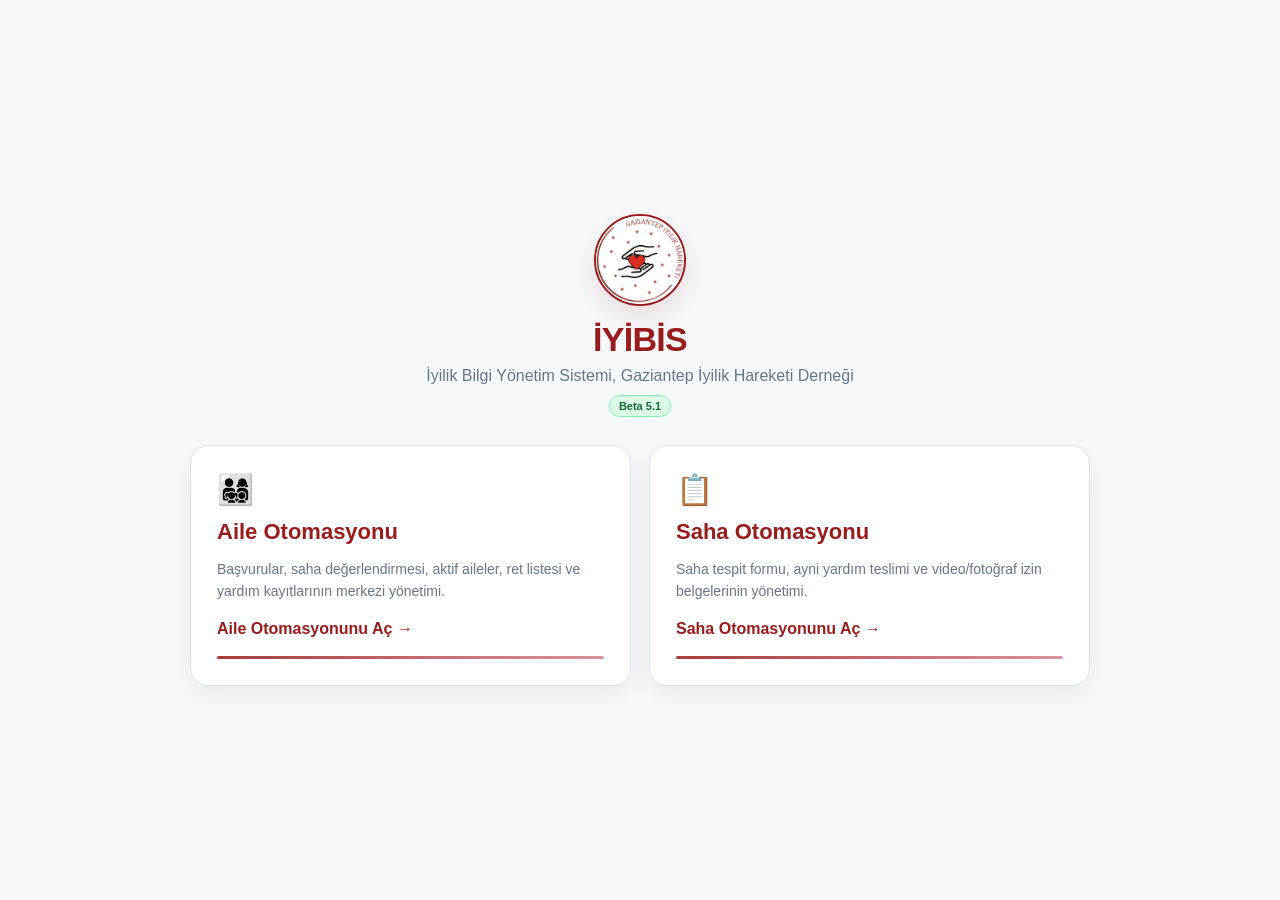
<file: index.html>
<!doctype html>
<html lang="tr"><head><base target="_top"><meta charset="utf-8"><meta name="viewport" content="width=device-width,initial-scale=1">
<title>İYİBİS - Gaziantep İyilik Hareketi Derneği</title><style>
*{box-sizing:border-box}body{margin:0;min-height:100vh;font-family:-apple-system,BlinkMacSystemFont,"Segoe UI",Roboto,Arial,sans-serif;background:#0f172a;color:#fff;display:flex;align-items:center;justify-content:center;padding:24px}
.wrap{width:100%;max-width:920px}.brand{text-align:center;margin-bottom:32px}.logo{width:92px;height:92px;margin:0 auto 14px;border-radius:50%;overflow:hidden;background:#fff;border:2px solid #8b1d24;box-shadow:0 8px 26px rgba(139,29,36,.18);display:flex;align-items:center;justify-content:center}.logo img{width:100%;height:100%;object-fit:cover}
h1{font-size:34px;margin:0}.sub{color:#94a3b8;margin-top:8px}.beta{display:inline-block;margin-top:10px;padding:4px 9px;border-radius:999px;background:#f59e0b22;border:1px solid #fbbf2455;color:#fcd34d;font-size:11px;font-weight:800}
.grid{display:grid;grid-template-columns:repeat(2,minmax(0,1fr));gap:18px}.card{display:block;text-decoration:none;color:#fff;background:#ffffff0b;border:1px solid #334155;border-radius:18px;padding:26px;transition:.2s}.card:hover{background:#ffffff12;transform:translateY(-2px)}
.card h2{font-size:22px;margin:12px 0 8px}.card p{font-size:14px;color:#94a3b8;line-height:1.55}.go{margin-top:18px;font-weight:800}.family .go{color:#34d399}.field .go{color:#fbbf24}
@media(max-width:680px){.grid{grid-template-columns:1fr}h1{font-size:27px}}</style>

<script>window.IYIBIS_WEB_BUILD="BETA 5.1";</script>

<script>window.IYIBIS_WEB_BUILD="BETA 5.1";</script>
  <script src="config-beta42.js"></script>
  <script src="api-client-beta42.js"></script>
  <link rel="icon" type="image/png" href="favicon.png">

<style id="iyibis-brand-theme-v42">
:root{
  --iyibis-red:#991b1b;
  --iyibis-red-dark:#7f1d1d;
  --iyibis-red-2:#b4232d;
  --iyibis-bg:#f6f9fb;
  --iyibis-surface:#ffffff;
  --iyibis-border:#dce3eb;
  --iyibis-text:#1e293b;
  --iyibis-muted:#64748b;
}
body{
  background:var(--iyibis-bg)!important;
  color:var(--iyibis-text)!important;
}
.wrap{max-width:900px!important}
.brand{margin-bottom:28px!important}
.logo{
  border-color:var(--iyibis-red)!important;
  box-shadow:0 10px 28px rgba(153,27,27,.14)!important;
}
h1{color:var(--iyibis-red)!important;font-weight:850!important;letter-spacing:-.02em}
.sub{color:var(--iyibis-muted)!important}
.beta{
  background:#fff1f2!important;
  border:1px solid #fecdd3!important;
  color:var(--iyibis-red)!important;
  box-shadow:none!important;
}
.card{
  color:var(--iyibis-text)!important;
  background:rgba(255,255,255,.96)!important;
  border:1px solid var(--iyibis-border)!important;
  box-shadow:0 10px 28px rgba(15,23,42,.06)!important;
}
.card:hover{
  background:#fff!important;
  border-color:#d7a1a6!important;
  box-shadow:0 14px 34px rgba(153,27,27,.10)!important;
}
.card h2{color:var(--iyibis-red)!important}
.card p{color:var(--iyibis-muted)!important}
.family .go,.field .go{color:var(--iyibis-red)!important}
.card::after{
  content:"";
  display:block;
  height:3px;
  margin-top:18px;
  border-radius:999px;
  background:linear-gradient(90deg,var(--iyibis-red),#d37f8a);
  opacity:.85;
}
@media(max-width:680px){
  body{padding:18px!important}
  .card{padding:22px!important}
}
</style>

<style id="iyibis-flat-dark-mode-v42">
/* BETA 4.2 — Koyu modda beyazdan siyaha gradient yok.
   Sayfa zemini tek, düz koyu yüzey olarak sabitlenir. */
@media (prefers-color-scheme: dark) {
  html {
    background: #101214 !important;
    background-image: none !important;
    color-scheme: dark;
  }

  body {
    background: #101214 !important;
    background-color: #101214 !important;
    background-image: none !important;
  }
}
</style>

<style id="iyibis-index-dark-surfaces-v42">
@media (prefers-color-scheme: dark) {
  body { color:#e5e7eb !important; }
  .card {
    background:#17191b !important;
    border-color:#30363d !important;
    color:#e5e7eb !important;
    box-shadow:0 10px 28px rgba(0,0,0,.22) !important;
  }
  .card:hover {
    background:#1b1e21 !important;
    border-color:#7f3037 !important;
  }
  .card p, .sub { color:#b7ada3 !important; }
  h1, .card h2, .family .go, .field .go { color:#f36b6f !important; }
  .beta {
    background:#5b080c !important;
    color:#ff9b9f !important;
    border-color:#8b1d24 !important;
  }
}
</style>

<style id="iyibis-page-background-no-gradient-v42">
html, body {
  background-image: none !important;
}
body {
  background-color: var(--iyibis-bg, #f6f8fa) !important;
  background: var(--iyibis-bg, #f6f8fa) !important;
}
@media (prefers-color-scheme: dark) {
  html, body {
    background-image: none !important;
    background-color: #101214 !important;
    background: #101214 !important;
  }
}
</style>

<style id="iyibis-501-light-mode-guard">
/* İYİBİS 5.0.1 — Açık mod koruması.
   Açık renk şeması: beyaz/açık zemin. Koyu renk şeması: mevcut koyu tema. */
@media (prefers-color-scheme: light) {
  html {
    color-scheme: light !important;
    background: #f6f9fb !important;
    background-image: none !important;
  }
  body {
    background: #f6f9fb !important;
    background-color: #f6f9fb !important;
    background-image: none !important;
  }
}
@media (prefers-color-scheme: dark) {
  html { color-scheme: dark !important; }
}
</style>


<style id="iyibis-501-light-surfaces">
@media (prefers-color-scheme: light) {
  body { color:#1e293b !important; }
  h1, .card h2, .family .go, .field .go { color:#991b1b !important; }
  .sub, .card p { color:#64748b !important; }
  .card {
    color:#1e293b !important;
    background:#ffffff !important;
    border-color:#dce3eb !important;
    box-shadow:0 10px 28px rgba(15,23,42,.06) !important;
  }
  .card:hover { background:#ffffff !important; border-color:#d7a1a6 !important; }
}
</style>


<style id="iyibis-501-version-badge">
.beta {
  background:#dcfce7 !important;
  border:1px solid #86efac !important;
  color:#166534 !important;
}
@media (prefers-color-scheme: dark) {
  .beta {
    background:#14532d !important;
    border-color:#22c55e !important;
    color:#bbf7d0 !important;
  }
}
</style>
<meta name="iyibis-release" content="5.1"/>
</head>
<body><main class="wrap"><div class="brand"><div class="logo"><img src="gaziantep-iyilik-hareketi-logo.jpeg" alt="Gaziantep İyilik Hareketi Derneği Logosu"></div><h1>İYİBİS</h1><div class="sub">İyilik Bilgi Yönetim Sistemi, Gaziantep İyilik Hareketi Derneği</div><span class="beta">Beta 5.1</span></div>
<div class="grid"><a class="card family" href="aile.html"><div style="font-size:30px">👨‍👩‍👧‍👦</div><h2>Aile Otomasyonu</h2><p>Başvurular, saha değerlendirmesi, aktif aileler, ret listesi ve yardım kayıtlarının merkezi yönetimi.</p><div class="go">Aile Otomasyonunu Aç →</div></a>
<a class="card field" href="saha.html"><div style="font-size:30px">📋</div><h2>Saha Otomasyonu</h2><p>Saha tespit formu, ayni yardım teslimi ve video/fotoğraf izin belgelerinin yönetimi.</p><div class="go">Saha Otomasyonunu Aç →</div></a></div>
</main></body></html>
</file>
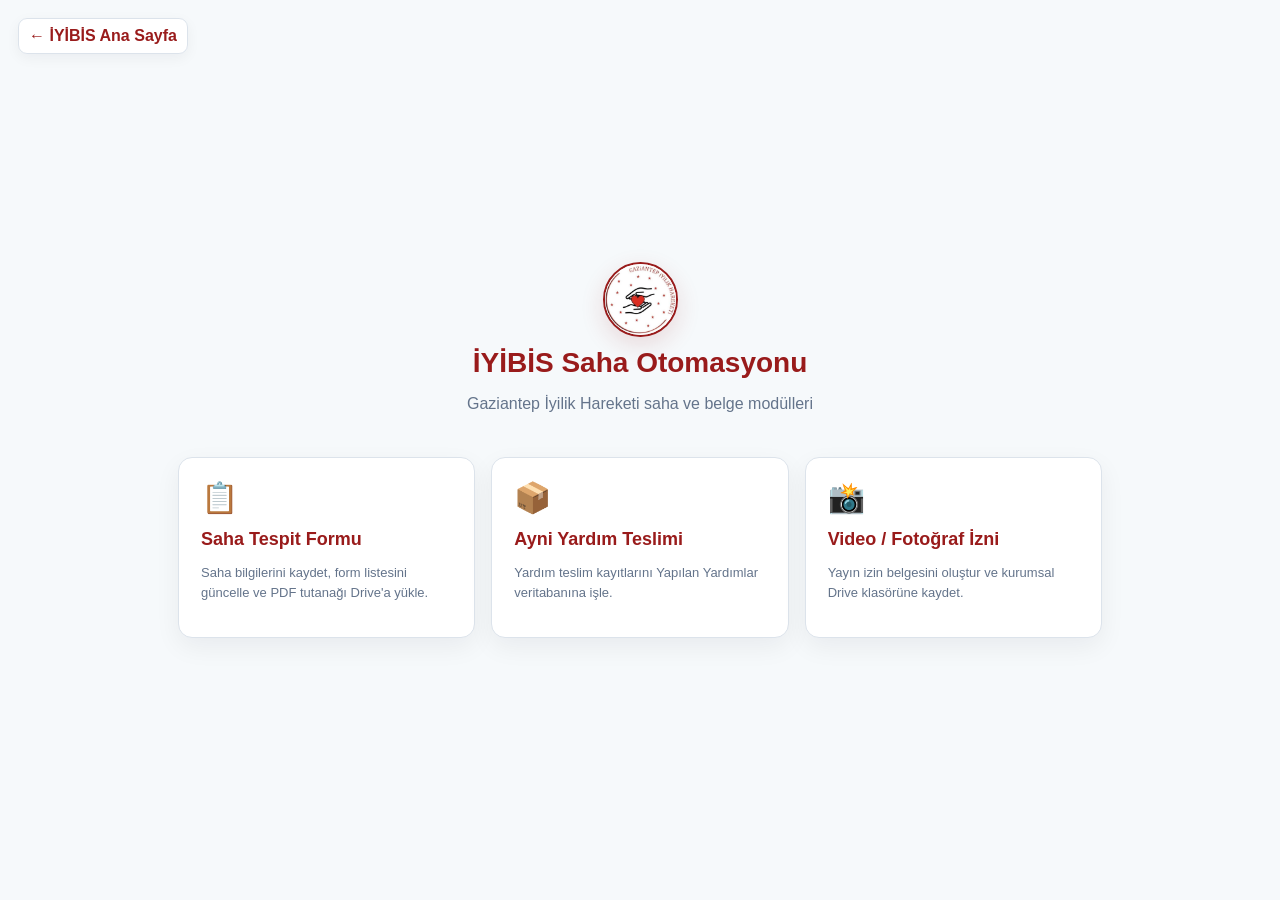
<file: saha.html>
<!doctype html>
<html lang="tr"><head><base target="_top"><meta charset="utf-8"><meta name="viewport" content="width=device-width,initial-scale=1">
<title>Saha Otomasyonu - İYİBİS - Gaziantep İyilik Hareketi Derneği</title><style>
*{box-sizing:border-box}body{margin:0;font-family:-apple-system,BlinkMacSystemFont,"Segoe UI",Roboto,Arial,sans-serif;background:#f8fafc;color:#0f172a}
.wrap{max-width:960px;margin:0 auto;padding:32px 18px;min-height:100vh;display:flex;flex-direction:column;justify-content:center}.head{text-align:center;margin-bottom:28px}
.back{position:fixed;top:18px;left:18px;z-index:20;display:inline-block;margin:0;color:#8b1d24;font-weight:700;text-decoration:none;background:rgba(248,250,252,.92);padding:8px 10px;border-radius:9px;backdrop-filter:blur(6px)}
@media(max-width:640px){.wrap{padding:76px 16px 28px;min-height:100svh;justify-content:center}.back{top:10px;left:10px;font-size:13px;padding:7px 9px}}.saha-home-logo{width:75px;height:75px;object-fit:cover;display:block;margin:0 auto 10px;border-radius:50%;overflow:hidden;background:#fff;border:2px solid #8b1d24;box-shadow:0 8px 22px rgba(139,29,36,.16)}.head h1{color:#8b1d24;margin:0;font-size:28px}.head p{color:#64748b}
.grid{display:grid;grid-template-columns:repeat(auto-fit,minmax(240px,1fr));gap:16px}.card{display:block;text-decoration:none;color:inherit;background:#fff;border:1px solid #e2e8f0;border-radius:14px;padding:22px;box-shadow:0 4px 18px rgba(0,0,0,.05)}
.card:hover{border-color:#8b1d24}.ico{font-size:30px}.card h2{font-size:18px;margin:14px 0 8px}.card p{font-size:13px;color:#64748b;line-height:1.5}.beta{display:inline-block;margin-top:8px;padding:3px 8px;border-radius:999px;background:#fef3c7;color:#92400e;font-size:11px;font-weight:800}</style>

<script src="config-beta42.js"></script>
  <script src="api-client-beta42.js"></script>
  <link rel="icon" type="image/png" href="favicon.png">

<style id="iyibis-brand-theme-v42">
:root{
  --iyibis-red:#991b1b;
  --iyibis-red-dark:#7f1d1d;
  --iyibis-bg:#f6f9fb;
  --iyibis-surface:#ffffff;
  --iyibis-border:#dce3eb;
  --iyibis-text:#1e293b;
  --iyibis-muted:#64748b;
}
body{
  background:var(--iyibis-bg)!important;
  color:var(--iyibis-text)!important;
}
.saha-home-logo{
  border-color:var(--iyibis-red)!important;
  box-shadow:0 8px 24px rgba(153,27,27,.14)!important;
}
.head h1{color:var(--iyibis-red)!important;font-weight:850!important}
.head p{color:var(--iyibis-muted)!important}
.beta{
  background:#fff1f2!important;
  color:var(--iyibis-red)!important;
  border:1px solid #fecdd3!important;
}
.card{
  background:#fff!important;
  border-color:var(--iyibis-border)!important;
  box-shadow:0 9px 26px rgba(15,23,42,.06)!important;
}
.card:hover{
  border-color:#d7a1a6!important;
  box-shadow:0 12px 30px rgba(153,27,27,.09)!important;
  transform:translateY(-1px);
}
.card h2{color:var(--iyibis-red)!important}
.card p{color:var(--iyibis-muted)!important}
.back{
  color:var(--iyibis-red)!important;
  background:rgba(255,255,255,.94)!important;
  border:1px solid var(--iyibis-border)!important;
  box-shadow:0 4px 14px rgba(15,23,42,.05);
}
.back:hover{border-color:#d7a1a6!important;background:#fff1f2!important}
</style>

<style id="iyibis-flat-dark-mode-v42">
/*  — Koyu modda beyazdan siyaha gradient yok.
   Sayfa zemini tek, düz koyu yüzey olarak sabitlenir. */
@media (prefers-color-scheme: dark) {
  html {
    background: #101214 !important;
    background-image: none !important;
    color-scheme: dark;
  }

  body {
    background: #101214 !important;
    background-color: #101214 !important;
    background-image: none !important;
  }
}
</style>

<style id="iyibis-saha-dark-surfaces-v42">
@media (prefers-color-scheme: dark) {
  body { color:#e5e7eb !important; }
  .head h1, .card h2 { color:#f36b6f !important; }
  .head p, .card p { color:#b7ada3 !important; }
  .card {
    background:#17191b !important;
    border-color:#30363d !important;
    box-shadow:0 10px 28px rgba(0,0,0,.22) !important;
  }
  .card:hover {
    background:#1b1e21 !important;
    border-color:#7f3037 !important;
  }
  .beta {
    background:#5b080c !important;
    color:#ff9b9f !important;
    border-color:#8b1d24 !important;
  }
  .back {
    background:#1b1e21 !important;
    color:#ff7a7e !important;
    border-color:#30363d !important;
  }
}
</style>

<style id="iyibis-page-background-no-gradient-v42">
html, body {
  background-image: none !important;
}
body {
  background-color: var(--iyibis-bg, #f6f8fa) !important;
  background: var(--iyibis-bg, #f6f8fa) !important;
}
@media (prefers-color-scheme: dark) {
  html, body {
    background-image: none !important;
    background-color: #101214 !important;
    background: #101214 !important;
  }
}
</style>

<style id="iyibis-501-light-mode-guard">
/* İYİBİS 5.0.1 — Açık mod koruması.
   Açık renk şeması: beyaz/açık zemin. Koyu renk şeması: mevcut koyu tema. */
@media (prefers-color-scheme: light) {
  html {
    color-scheme: light !important;
    background: #f6f9fb !important;
    background-image: none !important;
  }
  body {
    background: #f6f9fb !important;
    background-color: #f6f9fb !important;
    background-image: none !important;
  }
}
@media (prefers-color-scheme: dark) {
  html { color-scheme: dark !important; }
}
</style>


<style id="iyibis-501-light-surfaces">
@media (prefers-color-scheme: light) {
  body { color:#1e293b !important; }
  .head h1, .card h2 { color:#991b1b !important; }
  .head p, .card p { color:#64748b !important; }
  .card { background:#ffffff !important; border-color:#dce3eb !important; }
  .back { background:rgba(255,255,255,.94) !important; color:#991b1b !important; border-color:#dce3eb !important; }
}
</style>

</head>
<body><div class="wrap"><a class="back" href="index.html">← İYİBİS Ana Sayfa</a>
<div class="head"><img src="gaziantep-iyilik-hareketi-logo.jpeg" width="75" height="75" class="saha-home-logo" alt="Gaziantep İyilik Hareketi Derneği Logosu"><h1>İYİBİS Saha Otomasyonu</h1><p>Gaziantep İyilik Hareketi saha ve belge modülleri</p></div>
<div class="grid">
<a class="card" href="saha-tespit.html"><div class="ico">📋</div><h2>Saha Tespit Formu</h2><p>Saha bilgilerini kaydet, form listesini güncelle ve PDF tutanağı Drive'a yükle.</p></a>
<a class="card" href="ayni-yardim.html"><div class="ico">📦</div><h2>Ayni Yardım Teslimi</h2><p>Yardım teslim kayıtlarını Yapılan Yardımlar veritabanına işle.</p></a>
<a class="card" href="yayin-izni.html"><div class="ico">📸</div><h2>Video / Fotoğraf İzni</h2><p>Yayın izin belgesini oluştur ve kurumsal Drive klasörüne kaydet.</p></a>
</div></div></body></html>
</file>
